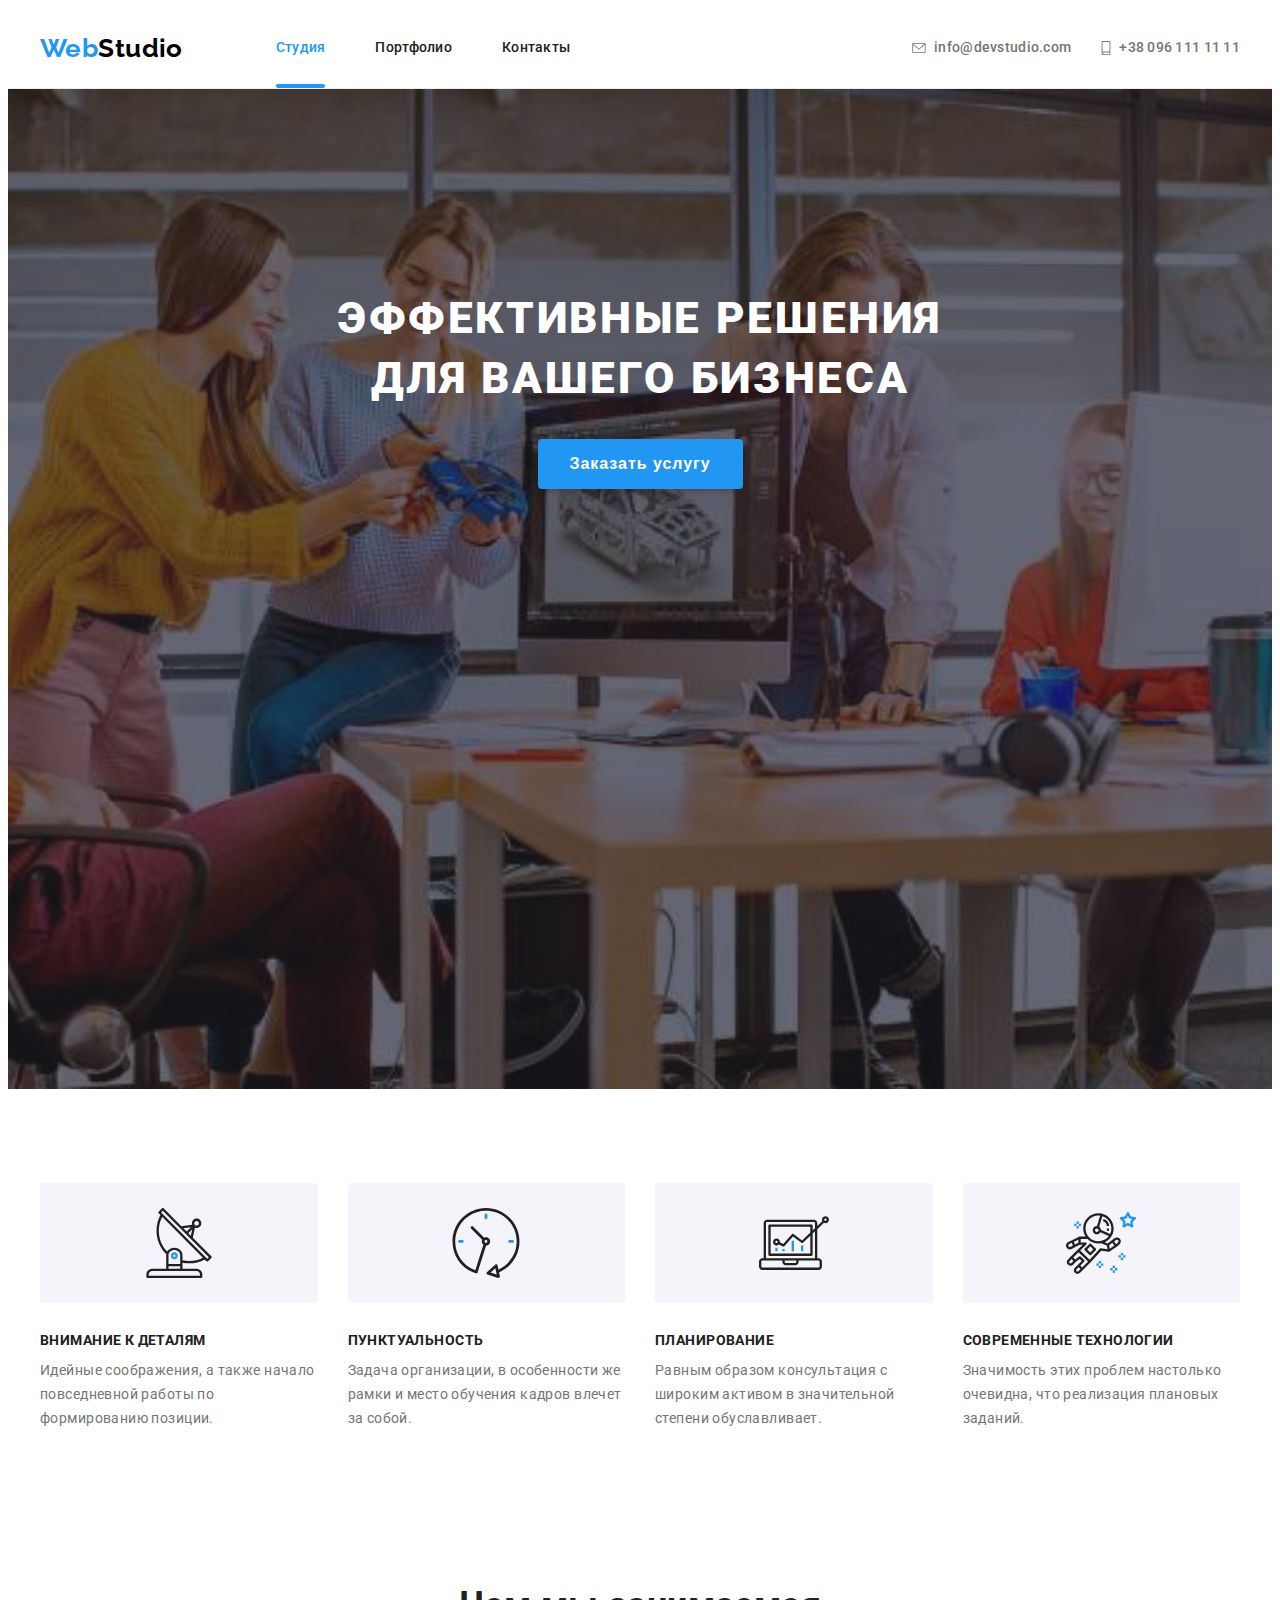
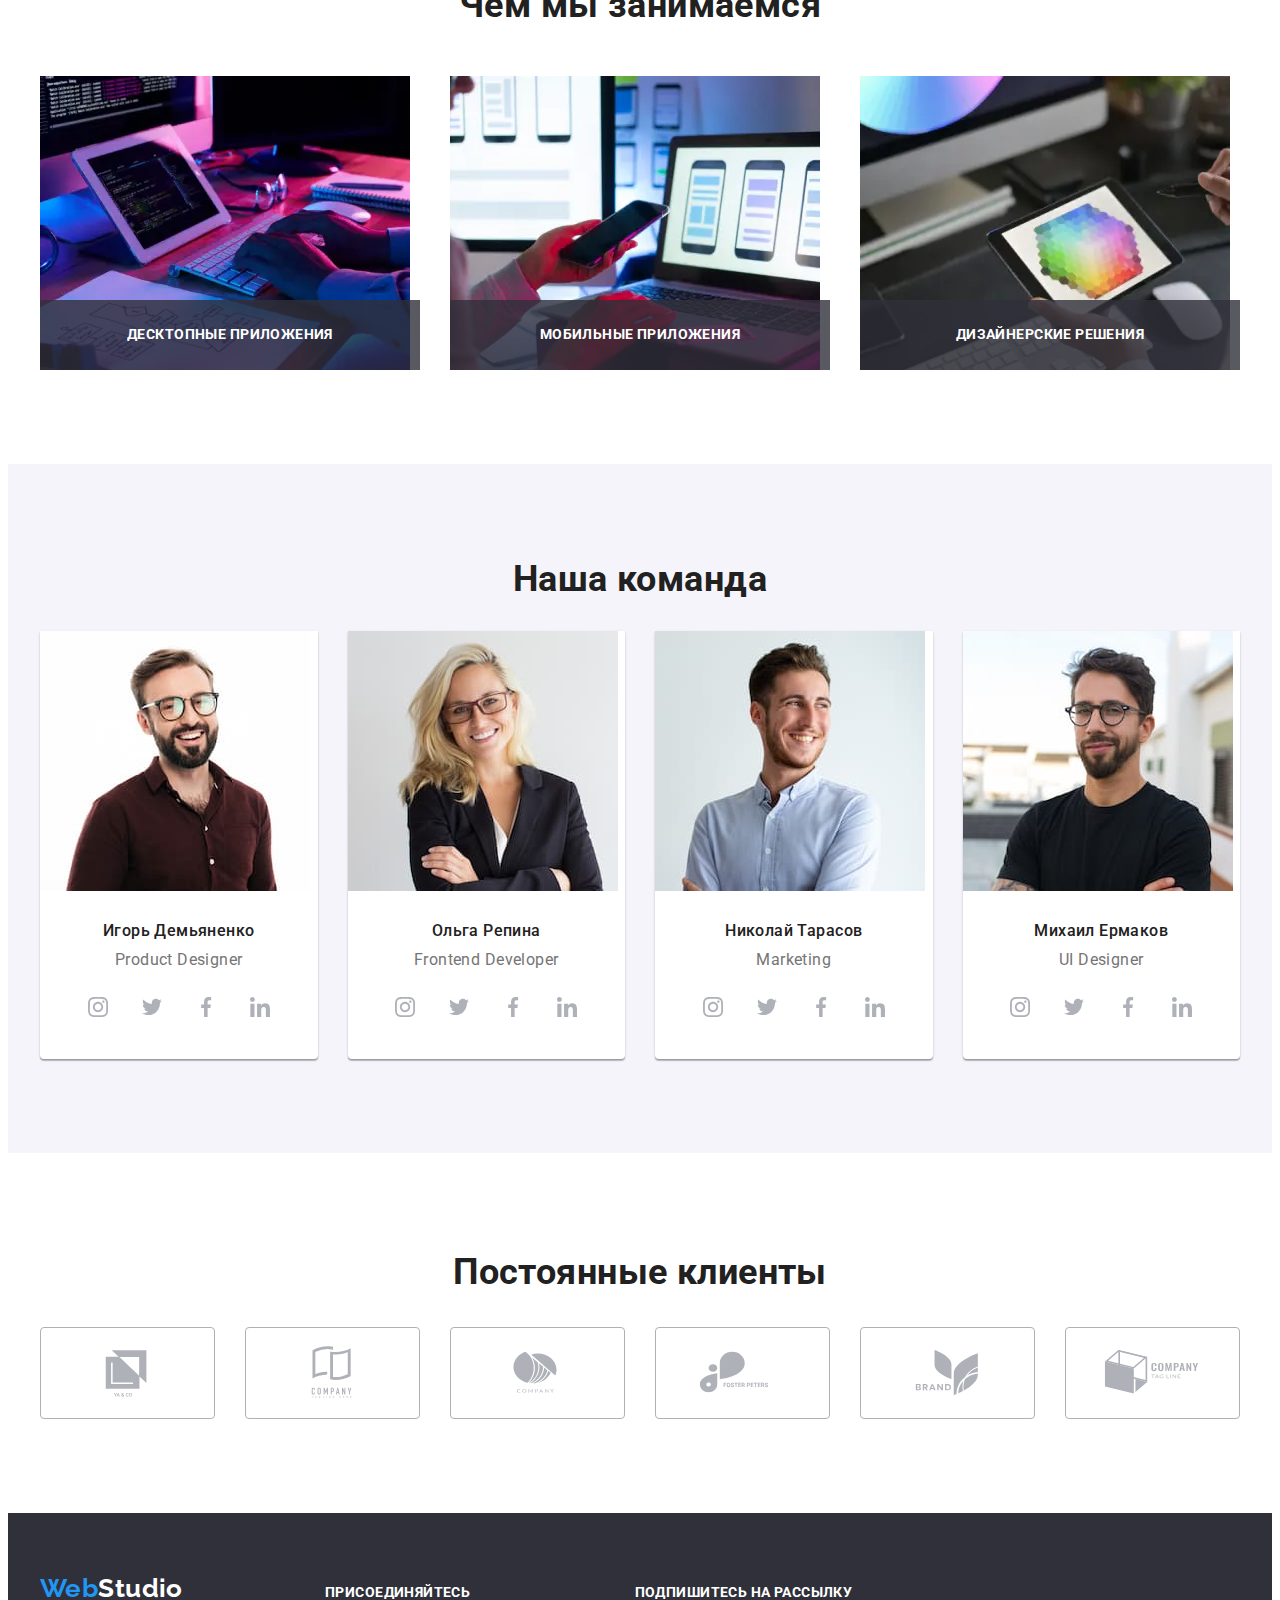
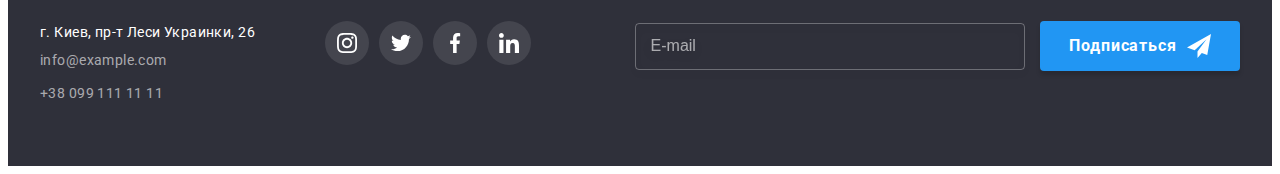
<file: index.html>
<!DOCTYPE html>
<html lang="ru">

<head>

<meta charset="UTF-8">
<meta http-equiv="X-UA-Compatible" content="IE=edge">
<meta name="viewport" content="width=device-width, initial-scale=1.0">
<title>WebStudio</title>

<link rel="stylesheet" href="https://cdnjs.cloudflare.com/ajax/libs/animate.css/4.1.1/animate.min.css" />
<link rel="preconnect" href="https://fonts.googleapis.com" />
<link rel="preconnect" href="https://fonts.gstatic.com" crossorigin />
<link href="https://fonts.googleapis.com/css2?family=Raleway:wght@700&family=Roboto:wght@400;500;700;900&display=swap" rel="stylesheet" />
<link rel="stylesheet" href="https://cdnjs.cloudflare.com/ajax/libs/modern-normalize/1.1.0/modern-normalize.min.css" 
integrity="sha512-wpPYUAdjBVSE4KJnH1VR1HeZfpl1ub8YT/NKx4PuQ5NmX2tKuGu6U/JRp5y+Y8XG2tV+wKQpNHVUX03MfMFn9Q=="
crossorigin="anonymous" referrerpolicy="no-referrer" />

<link rel="stylesheet" href="./css/main.min.css" />

</head>
<body>

<header class="header">
        <div class="container header__align">  

<!-- Logo header -->
                
        <nav class="navigation">
                

        <a class="logo link" lang="en" href=""><span>Web</span>Studio</a>

        <ul class="nav list"> 
        <li class="nav__item">
        <a class="nav__link nav__link--current" href="./index.html">Студия</a>
        </li>
        <li class="nav__item">
        <a class="nav__link" href="./portfolio.html">Портфолио</a></li>
        <li class="nav__item">
        <a class="nav__link" href="">Контакты</a>
        </li> 
        </ul>
        </nav>

        <ul class="contacts list"> 

        <li class="contacts__item">  
        <a class="contacts__link link" href="mailto:info@devstudio.com">
        <svg class="contacts__icon" width="14" height="10">
        <use href="./images/sprite.svg#icon-envelope"></use>
        </svg>
        info@devstudio.com</a>
        </li>  

        <li class="contacts__item">
        <a class="contacts__link link" href="tel:+380961111111">
        <svg class="contacts__icon" width="10" height="14">
        <use href="./images/sprite.svg#icon-smartphone"></use>
        </svg>
        +38 096 111 11 11</a>
        </li>
        </ul>

        <button type="button" class="menu-open">
        <svg width="24" height="16">
        <use href="./images/sprite.svg#icon-menu_btnpx"></use>
        </svg>
        </button>
        </div>


        <!-- Меню Бургер -->

        <div class="menu-mob is-hidden">
        <div class="menu-mob-container">
        <button type="button" class="menu-close">
        <svg width="18" height="18">
        <use href="./images/sprite.svg#icon-btn-close"></use>
        </svg>
        </button>

        <ul class="menu-mob-list list">
        <li class="menu-mob-item">
        <a href="./index.html" class="menu-mob-link">Студия</a>
        </li>
        <li class="menu-mob-item">
        <a href="./portfolio.html" class="menu-mob-link">Портфолио</a>
        </li>
        <li class="menu-mob-item">
        <a href="" class="menu-mob-link">Контакты</a>
        </li>
        </ul>

        <div class="mob-menu-bottom">
        <ul class="menu-contacts-list list">
        <li class="menu-contacts-item">
        <a href="" class="menu-contacts-link menu-contacts-tel-link">+38 096 111 11 11</a>
        </li>
        <li class="menu-contacts-item">
        <a href="" class="menu-contacts-link">info@devstudio.com</a>
        </li>
        </ul>
        <ul class="menu-social-list list">
        <li class="menu-social-item">
        <a href="" class="menu-social-link">Instagram</a>
        </li>
        <li class="menu-social-item">
        <a href="" class="menu-social-link">Twitter</a>
        </li>
        <li class="menu-social-item">
        <a href="" class="menu-social-link">Facebook</a>
        </li>
        <li class="menu-social-item">
        <a href="" class="menu-social-link">LinkedIn</a>
        </li>
        </div>
        </ul>
        </div>
        </div>
        </header>

<main>
<section class="hero"> 

        <div class="hero__box">
        <h1 class="hero__title">ЭФФЕКТИВНЫЕ РЕШЕНИЯ<br>ДЛЯ ВАШЕГО БИЗНЕСА</h1>
        <button class="hero__button" type="button" data-modal-open>Заказать услугу</button>
        </div>

</section>

<section class="benefits">

        <div class="container">
        <ul class="benefits__list list"> 
        <li class="benefits__item">
        <div class="benefits__feature"> 
        <svg class="benefits__feature-icon">
        <use href="./images/sprite.svg#icon-antenna-1"></use>
        </svg>
        </div>

        <h3 class="benefits__heading">Внимание к деталям</h3>
        <p class="text">Идейные соображения, а также начало повседневной работы по формированию позиции.</p>
        </li>

        <li class="benefits__item" >
        <div class="benefits__feature">
        <svg class="benefits__feature-icon">
        <use href="./images/sprite.svg#icon-clock-1"></use>
        </svg>
        </div>
        <h3 class="benefits__heading">Пунктуальность</h3>
        <p class="text">Задача организации, в особенности же рамки и место обучения кадров влечет за собой.</p>
        </li>

        <li class="benefits__item">
        <div class="benefits__feature">
        <svg class="benefits__feature-icon">
        <use href="./images/sprite.svg#icon-diagram-1"></use>
        </svg>
        </div>
        <h3 class="benefits__heading">Планирование</h3>
        <p class="text">Равным образом консультация с широким активом в значительной степени обуславливает.</p>
        </li>

        <li class="benefits__item">
        <div class="benefits__feature">
        <svg class="benefits__feature-icon">
        <use href="./images/sprite.svg#icon-astronaut-1"></use>
        </svg>
        </div>
        <h3 class="benefits__heading">Современные технологии</h3>
        <p class="text">Значимость этих проблем настолько очевидна, что реализация плановых заданий.</p>
        </li>
        </ul>
        </div>

</section> 

<section class="work">
        <div class="container"> 

        <h2 class="work__title">Чем мы занимаемся</h2>

        <ul class="work__list list">

        <li class="work__item">
        <div class="work__img">
        <picture>
        <source srcset="./images/desktop/box.webp 1x, ./images/desktop/box@2x.webp 2x"
                media="(min-width:1200px)"
                type="" />
        <source srcset="./images/desktop/box1.jpg 1x, ./images/desktop/box@2x.jpg 2x"
                media="(min-width:1200px)" />
        <img src="" alt="Руки на клаве" />
        </picture>
        <h3 class="work__examples">Десктопные приложения</h3>
        </div>
        </li>

        <li class="work__item">
        <div class="work__img">
        <picture>
        <source srcset="./images/desktop/box2.webp 1x, ./images/desktop/box2@2x.webp 2x"
                media="(min-width:1200px)" type="" />
        <source srcset="./images/desktop/box2.jpg 1x, ./images/desktop/box2@2x.jpg 2x"
                media="(min-width:1200px)" />
        <img src="" alt="Телефон в руке" />
        </picture>
        <h3 class="work__examples">Мобильные приложения</h3>
        </div>
        </li>

<li class="work__item">
        <div class="work__img">
                <picture>
                        <source srcset="./images/desktop/box3.webp 1x, ./images/desktop/box3@2x.webp 2x"
                                media="(min-width:1200px)" type="" />
                        <source srcset="./images/desktop/box3.jpg 1x, ./images/desktop/box3@2x.jpg 2x"
                                media="(min-width:1200px)" />
                        <img src="" alt="Планшет" />
                </picture>
                <h3 class="work__examples">Дизайнерские решения</h3>
        </div>
</li>
        

</div> 
</ul>
</section>

<section class="team section">
        <div class="container">

        <h2 class="team__title">Наша команда</h2>

        <ul class="team__list list">
        <li class="team__item">
        <picture>
        <source srcset="./images/desktop/img.webp 1x, ./images/desktop/img@2x.webp 2x" media="(min-width:1200px)"
                type="image/web" />
        <source srcset="./images/desktop/img.jpg 1x, ./images/desktop/img@2x.jpg 2x" media="(min-width:1200px)" />
        <source srcset="./images/tablet/img.webp 1x, ./images/tablet/img@2x.webp 2x" media="(min-width:768px)"
                type="image/web" />
        <source srcset="./images/tablet/img.jpg 1x, ./images/tablet/img@2x.jpg 2x" media="(min-width:768px)" />
        <source srcset="./images/mobile/img.webp 1x, ./images/mobile/img@2x.webp 2x" media="(min-width:280px)"
                type="image/web" />
        <source srcset="./images/mobile/img.jpg 1x, ./images/mobile/img@2x.jpg 2x" media="(min-width:280px)" />
        <img src="#" alt="Игорь Демьяненко" />
        </picture>
                
        <div class="team__data">
        <h3 class="team__specialist">Игорь Демьяненко</h3>
        <p class="team__specialization" lang="en">Product Designer</p>

        <ul class="team__socials-list list">
        <li class="team__socials-item">
        <a href="" class="team__socials-link link">
        <svg class="team__socials-icon" width="20" height="20">
        <use href="./images/sprite.svg#icon-instagram-2"></use>
        </svg>
        </a>
        </li>
        
        <li class="team__socials-item">
        <a href="" class="team__socials-link link">
        <svg class="team__socials-icon" width="20" height="20">
        <use href="./images/sprite.svg#icon-twitter-1"></use>
        </svg>
        </a>
        </li>
        
        <li class="team__socials-item">
        <a href="" class="team__socials-link link">
        <svg class="team__socials-icon" width="20" height="20">
        <use href="./images/sprite.svg#icon-facebook-1"></use>
        </svg>
        </a>
        </li>

        <li class="team__socials-item">
        <a href="" class="team__socials-link link">
        <svg class="team__socials-icon" width="20" height="20">
        <use href="./images/sprite.svg#icon-linkedin-1"></use>
        </svg>
        </a>
        </li>
        </ul>
        </div>
        </li>

        <li class="team__item">
        <picture>
        <source srcset="./images/desktop/img1.webp 1x, ./images/desktop/img1@2x.webp 2x" media="(min-width:1200px)"
                type="image/web" />
        <source srcset="./images/desktop/img1.jpg 1x, ./images/desktop/img1@2x.jpg 2x" media="(min-width:1200px)" />
        <source srcset="./images/tablet/img1.webp 1x, ./images/tablet/img1@2x.webp 2x" media="(min-width:768px)"
                type="image/web" />
        <source srcset="./images/tablet/img1.jpg 1x, ./images/tablet/img1@2x.jpg 2x" media="(min-width:768px)" />
        <source srcset="./images/mobile/img1.webp 1x, ./images/mobile/img1@2x.webp 2x" media="(min-width:280px)"
                type="image/web" />
        <source srcset="./images/mobile/img1.jpg 1x, ./images/mobile/img1@2x.jpg 2x" media="(min-width:280px)" />
        <img src="#" alt="СОльга Репина" />
        </picture>
        
        <div class="team__data">
        <h3 class="team__specialist" >Ольга Репина</h3>
        <p class="team__specialization" lang="en">Frontend Developer</p>

        <ul class="team__socials-list list">
        <li class="team__socials-item">
        <a href="" class="team__socials-link link">
        <svg class="team__socials-icon" width="20" height="20">
        <use href="./images/sprite.svg#icon-instagram-2"></use>
        </svg>
        </a>
        </li>

        <li class="team__socials-item">
        <a href="" class="team__socials-link link">
        <svg class="team__socials-icon" width="20" height="20">
        <use href="./images/sprite.svg#icon-twitter-1"></use>
        </svg>
        </a>
        </li>

        <li class="team__socials-item">
        <a href="" class="team__socials-link link">
        <svg class="team__socials-icon" width="20" height="20">
        <use href="./images/sprite.svg#icon-facebook-1"></use>
        </svg>
        </a>
        </li>

        <li class="team__socials-item">
        <a href="" class="team__socials-link link">
        <svg class="team__socials-icon" width="20" height="20">
        <use href="./images/sprite.svg#icon-linkedin-1"></use>
        </svg>
        </a>
        </li>
        </ul>
        </div>
        </li>


        <li class="team__item" >
<picture>
<source srcset="./images/desktop/img2.webp 1x, ./images/desktop/img2@2x.webp 2x" media="(min-width:1200px)"
        type="image/web" />
<source srcset="./images/desktop/img2.jpg 1x, ./images/desktop/img2@2x.jpg 2x" media="(min-width:1200px)" />
<source srcset="./images/tablet/img2.webp 1x, ./images/tablet/img2@2x.webp 2x" media="(min-width:768px)"
        type="image/web" />
<source srcset="./images/tablet/img2.jpg 1x, ./images/tablet/img2@2x.jpg 2x" media="(min-width:768px)" />
<source srcset="./images/mobile/img2.webp 1x, ./images/mobile/img2@2x.webp 2x" media="(min-width:280px)"
        type="image/web" />
<source srcset="./images/mobile/img2.jpg 1x, ./images/mobile/img2@2x.jpg 2x" media="(min-width:280px)" />
<img src="#" alt="Николай Тарасов" />
</picture>

        <div class="team__data">
        <h3 class="team__specialist">Николай Тарасов</h3>
        <p class="team__specialization" lang="en">Marketing</p>

        <ul class="team__socials-list list">
        <li class="team__socials-item">
        <a href="" class="team__socials-link link">
        <svg class="team__socials-icon" width="20" height="20">
        <use href="./images/sprite.svg#icon-instagram-2"></use>
        </svg>
        </a>
        </li>
        <li class="team__socials-item">
        <a href="" class="team__socials-link link">
        <svg class="team__socials-icon" width="20" height="20">
        <use href="./images/sprite.svg#icon-twitter-1"></use>
        </svg>
        </a>    
        </li>
        <li class="team__socials-item">
        <a href="" class="team__socials-link link">
        <svg class="team__socials-icon" width="20" height="20">
        <use href="./images/sprite.svg#icon-facebook-1"></use>
        </svg>
        </a>
        </li>
        <li class="team__socials-item">
        <a href="" class="team__socials-link link">
        <svg class="team__socials-icon" width="20" height="20">
        <use href="./images/sprite.svg#icon-linkedin-1"></use>
        </svg>
        </a>
        </li>
        </ul>                                                
        </div>
        </li>

        <li class="team__item">
        <picture>
        <source srcset="./images/desktop/img3.webp 1x, ./images/desktop/img3@2x.webp 2x" media="(min-width:1200px)"
                type="image/web" />
        <source srcset="./images/desktop/img3.jpg 1x, ./images/desktop/img3@2x.jpg 2x" media="(min-width:1200px)" />
        <source srcset="./images/tablet/img3.webp 1x, ./images/tablet/img3@2x.webp 2x" media="(min-width:768px)"
                        type="image/web" />
        <source srcset="./images/tablet/img3.jpg 1x, ./images/tablet/img3@2x.jpg 2x" media="(min-width:768px)" />
        <source srcset="./images/mobile/img3.webp 1x, ./images/mobile/img3@2x.webp 2x" media="(min-width:280px)"
                type="image/web" />
        <source srcset="./images/mobile/img3.jpg 1x, ./images/mobile/img3@2x.jpg 2x" media="(min-width:280px)" />
        <img src="#" alt="Михаил Ермаков" />
        </picture>

        <div class="team__data">
        <h3 class="team__specialist">Михаил Ермаков</h3>
        <p class="team__specialization" lang="en">UI Designer</p>

        <ul class="team__socials-list list">
        <li class="team__socials-item">
        <a href="" class="team__socials-link link">
        <svg class="team__socials-icon" width="20" height="20">
        <use href="./images/sprite.svg#icon-instagram-2"></use>
        </svg>
        </a>
        </li>
        <li class="team__socials-item">
        <a href="" class="team__socials-link link">
        <svg class="team__socials-icon" width="20" height="20">
        <use href="./images/sprite.svg#icon-twitter-1"></use>
        </svg>
        </a>
        </li>
        <li class="team__socials-item">
        <a href="" class="team__socials-link link">
        <svg class="team__socials-icon" width="20" height="20">
        <use href="./images/sprite.svg#icon-facebook-1"></use>
        </svg>
        </a>
        </li>
        <li class="team__socials-item">
        <a href="" class="team__socials-link link">
        <svg class="team__socials-icon" width="20" height="20">
        <use href="./images/sprite.svg#icon-linkedin-1"></use>
        </svg>
        </a>
        </li>
        </ul>       
        </div>
        </li>
        </ul>
        </div>
</section>
</main>

<section class="clients section "> 
        <div class="container">
        
        <h2 class="clients__title">Постоянные клиенты</h2>
        
        <ul class="clients__list list">
        
        <li class="clients__item">

        <a href="" class="clients__link">
        <svg class="clients__icon" width="41" height="46">
        <use href="./images/sprite.svg#icon-Logo"></use>
        </svg>
        </a>                      
        </li>
        
        <li class="clients__item">
        <a href="" class="clients__link">
        <svg class="clients__icon">
        <use href="./images/sprite.svg#icon-Logo-1"></use>
        </svg>
        </a>
        </li>
        
        <li class="clients__item">
        <a href="" class="clients__link">
        <svg class="clients__icon">
        <use href="./images/sprite.svg#icon-Logo-2"></use>
        </svg>
        </a>
        </li>
        
        <li class="clients__item">
        <a href="" class="clients__link">
        <svg class="clients__icon">
        <use href="./images/sprite.svg#icon-Logo-3"></use>
        </svg>
        </a>
        </li>
        
        <li class="clients__item">
        <a href="" class="clients__link">
        <svg class="clients__icon">
        <use href="./images/sprite.svg#icon-Logo-4"></use>
        </svg>
        </a>
        </li>
        
        <li class="clients__item">
        <a href="" class="clients__link">
        <svg class="clients__icon">
        <use href="./images/sprite.svg#icon-Logo-5"></use>
        </svg>
        </a>
        </li>
        </ul>
        </div>
        </section>




<!-- Ф У Т Е Р --> 

<footer class="footer">
        <div class="footer-container container"> 
        <div class="footer-main-wrapper">
        <div class="footer__address">
        <a class="footer-logo link" lang="en" href=""><span>Web</span>Studio</a>

        <address class="footer__address-list list">

        <ul class="list"> 
        <li class="footer__address-item">
        <a class="footer__link-address link" 
        href="https://goo.gl/maps/x3xQL9jyj8nePAZVA" 
        target="_blank" rel="noopener noreferrer">г. Киев, пр-т Леси Украинки, 26</a>
        </li> 
        <li class="footer__address-item"><a class="footer__link link" href="mailto:info@example.com">info@example.com</a></li>
        <li class="footer__address-item">
        <a class="footer__link link" 
        href="tel:+380991111111">+38 099 111 11 11</a>
        </li>
        </ul>

        </address>
        </div>  

        <div class="footer__social"> 

        <p class="footer__social-title">ПРИСОЕДИНЯЙТЕСЬ</p> 

        <ul class="footer__social-list list">

        <li class="footer__social-item">
        <a href="" class="footer__social-link">
        <svg class="footer__icon">
        <use href="./images/sprite.svg#icon-instagram-2"></use>
        </svg>
        </a>
        </li>

        <li class="footer__social-item">
        <a href="" class="footer__social-link">
        <svg class="footer__icon">
        <use href="./images/sprite.svg#icon-twitter-1"></use>
        </svg>
        </a>
        </li>

        <li class="footer__social-item">
        <a href="" class="footer__social-link">
        <svg class="footer__icon">
        <use href="./images/sprite.svg#icon-facebook-1"></use>
        </svg>
        </a>
        </li>

        <li class="footer__social-item">
        <a href="" class="footer__social-link">
        <svg class="footer__icon">
        <use href="./images/sprite.svg#icon-linkedin-1"> </use>
        </svg>
        </a>
        </li>

        </ul>
        </div>
        </div>
        
        <div class="subscribe">
        
        <label class="subscribe__label" for="name">Подпишитесь на рассылку</label>
        <form class="subscribe__form">
        
        <input class="subscribe__input" type="email" name="email" id="name" placeholder="E-mail" />
        
        <button class="subscribe__submit" type="submit">Подписаться
        <svg class="subscribe__icon" width="24" height="24">
        <use href="./images/sprite.svg#icon-icon-send"></use>
        </svg>
        </button>
        </form>
        </div>
        </div>
        
</footer>


<!-- М О Д А Л К А -->

<div class="backdrop is-hidden" data-modal>
<div class="modal">
<button class="btn-close" type="button" data-modal-close>
<svg class="btn-close__icon" width="11" height="11">
<use href="./images/sprite.svg#icon-btn-close"></use>
</svg>
</button>

<form class="modal-form">
<p class="modal-form__title">Оставьте свои данные, мы вам перезвоним</p>

<label class="modal-form__label">Имя
<span class="modal-form__wrap">
<input class="modal-form__input" type="text" name="username" minlength="3" required />
<svg class="modal-form__icon" width="13" height="13">
<use href="./images/sprite.svg#icon-user"></use>
</svg>
</span>
</label>

<label class="modal-form__label">Телефон
<span class="modal-form__wrap">
<input class="modal-form__input" type="tel" name="userphone" required />
<svg class="modal-form__icon" width="13" height="13">
<use href="./images/sprite.svg#icon-tell"></use>
</svg>
</span>
</label>

<label class="modal-form__label">Почта
<span class="modal-form__wrap">
<input class="modal-form__input" type="email" name="usermail" required />
<svg class="modal-form__icon" width="13" height="13">
<use href="./images/sprite.svg#icon-mail"></use>
</svg>
</span>
</label>

<label class="form-label-text">Комментарий
<textarea class="form-about" name="about" placeholder="Введите текст"></textarea>
</label>

<label class="form-checkbox">
<input type="checkbox" class="form-checkbox-input visually-hidden" name="user-policy" required />
<span class="checkbox-custom-icon">
</span>
<span class="confirm">Соглашаюсь с рассылкой и принимаю
<a class="modal-form-policy-link" href="">Условия договора</a></span>
</label>
<button class="form-button" type="submit">Отправить</button>
</form>
</div>
</div>

<!-- С К Р И П Т -->
<script src="./js/menu.js"></script>
<script src="./js/modal.js"></script> 

</body>
</html>
</file>
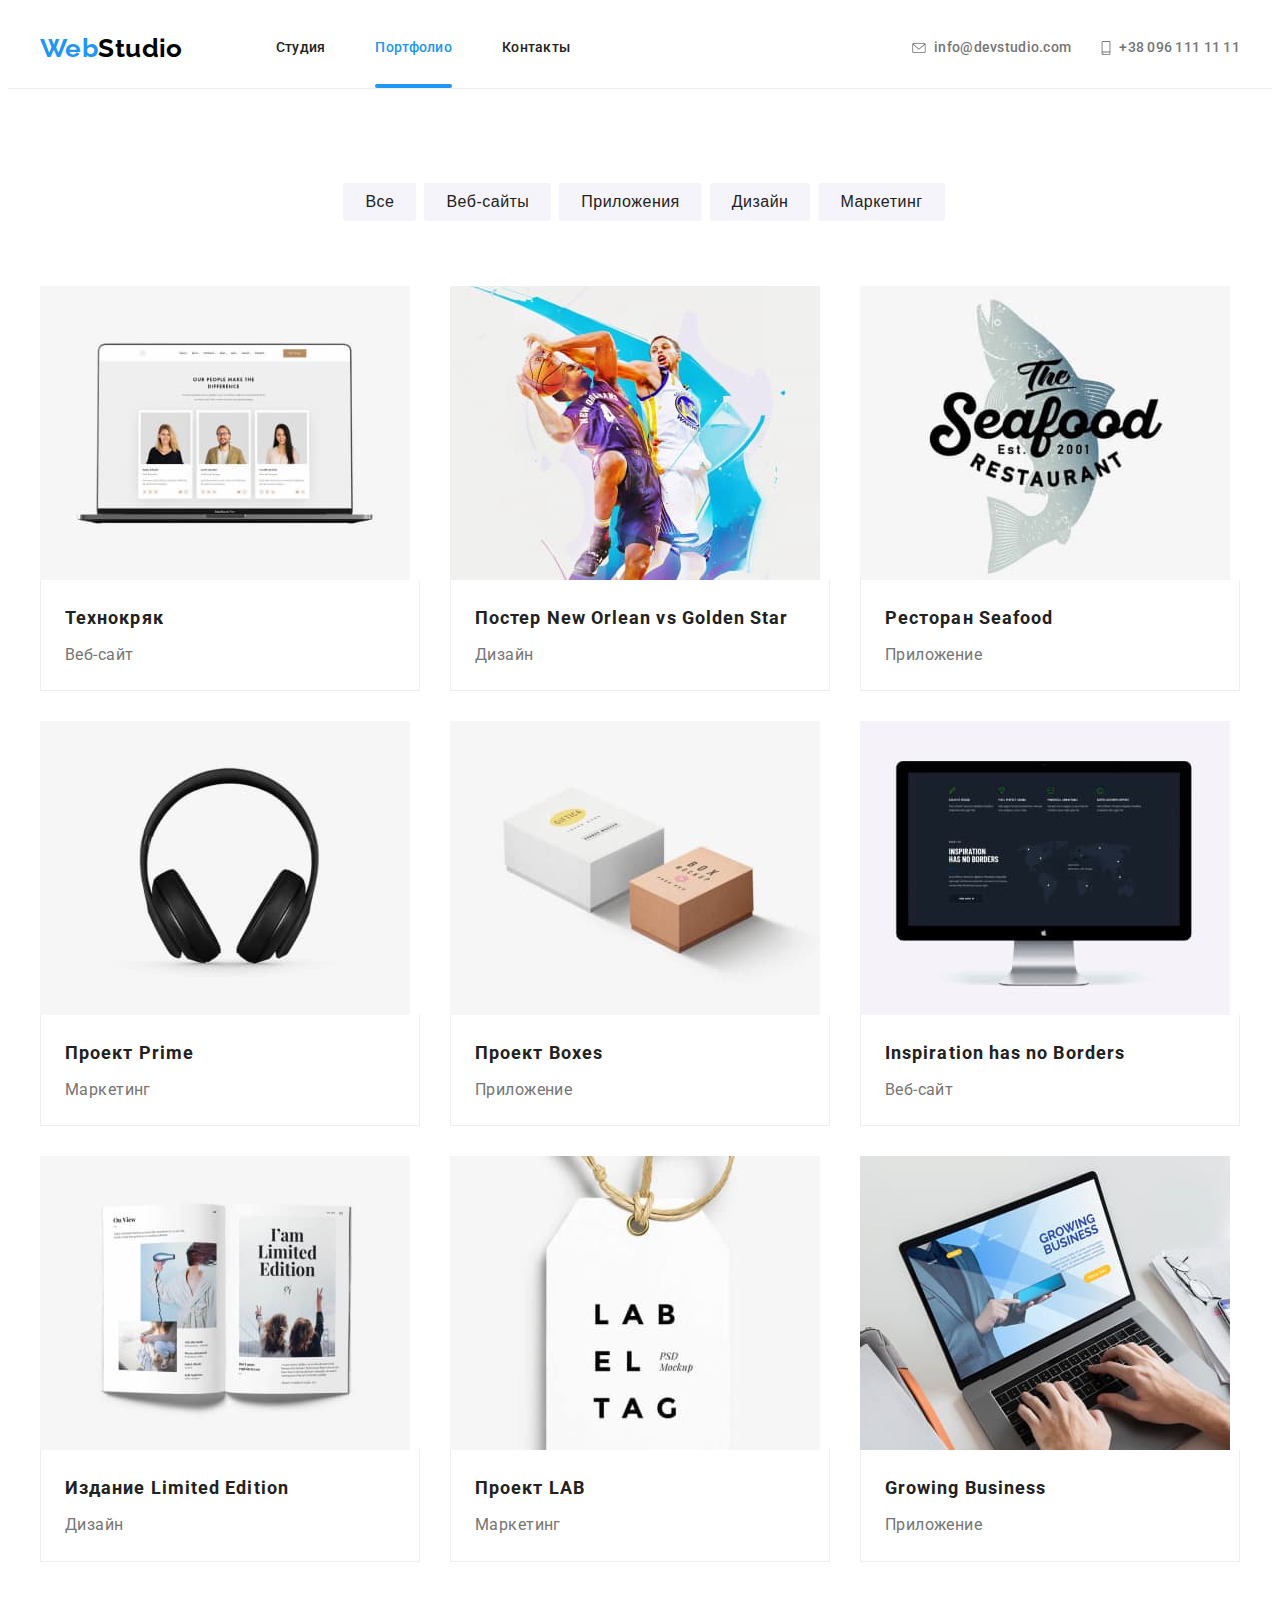
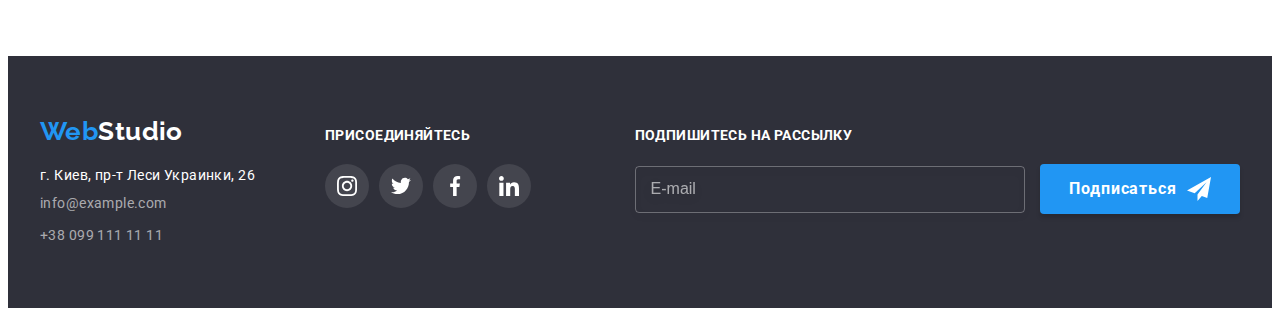
<file: portfolio.html>
<!DOCTYPE html>
<html lang="ru">

<head>

<meta charset="UTF-8">
<meta http-equiv="X-UA-Compatible" content="IE=edge">
<meta name="viewport" content="width=device-width, initial-scale=1.0">
<title>Portfolio</title>

<link rel="stylesheet" href="https://cdnjs.cloudflare.com/ajax/libs/animate.css/4.1.1/animate.min.css" />
<link rel="preconnect" href="https://fonts.googleapis.com" />
<link rel="preconnect" href="https://fonts.gstatic.com" crossorigin />
<link href="https://fonts.googleapis.com/css2?family=Raleway:wght@700&family=Roboto:wght@400;500;700;900&display=swap" rel="stylesheet" />
<link rel="stylesheet" href="https://cdnjs.cloudflare.com/ajax/libs/modern-normalize/1.1.0/modern-normalize.min.css"
integrity="sha512-wpPYUAdjBVSE4KJnH1VR1HeZfpl1ub8YT/NKx4PuQ5NmX2tKuGu6U/JRp5y+Y8XG2tV+wKQpNHVUX03MfMFn9Q=="
crossorigin="anonymous" referrerpolicy="no-referrer" />

<link rel="stylesheet" href="./css/main.min.css" />

</head>
<body>
<header class="header">
        <div class="container header__align">  

<!-- Logo header -->
                
        <nav class="navigation">
                

        <a class="logo link" lang="en" href=""><span>Web</span>Studio</a>

        <ul class="nav list"> 
        <li class="nav__item">
        <a class="nav__link" href="./index.html">Студия</a>
        </li>
        <li class="nav__item">
        <a class="nav__link nav__link--current" href="./portfolio.html">Портфолио</a></li>
        <li class="nav__item">
        <a class="nav__link" href="">Контакты</a>
        </li> 
        </ul>
        </nav>

        <ul class="contacts list"> 

        <li class="contacts__item">  
        <a class="contacts__link link" href="mailto:info@devstudio.com">
        <svg class="contacts__icon" width="14" height="10">
        <use href="./images/sprite.svg#icon-envelope"></use>
        </svg>
        info@devstudio.com</a>
        </li>  

        <li class="contacts__item">
        <a class="contacts__link link" href="tel:+380961111111">
        <svg class="contacts__icon" width="10" height="14">
        <use href="./images/sprite.svg#icon-smartphone"></use>
        </svg>
        +38 096 111 11 11</a>
        </li>
        </ul>

        <button type="button" class="menu-open">
        <svg width="24" height="16">
        <use href="./images/sprite.svg#icon-menu_btnpx"></use>
        </svg>
        </button>
        
        </div>


        <!-- Меню Бургер -->

        <div class="menu-mob is-hidden">
        <div class="menu-mob-container">
        <button type="button" class="menu-close">
        <svg width="18" height="18">
        <use href="./images/sprite.svg#icon-btn-close"></use>
        </svg>
        </button>

        <ul class="menu-mob-list list">
        <li class="menu-mob-item">
        <a href="./index.html" class="menu-mob-link">Студия</a>
        </li>
        <li class="menu-mob-item">
        <a href="./portfolio.html" class="menu-mob-link">Портфолио</a>
        </li>
        <li class="menu-mob-item">
        <a href="" class="menu-mob-link">Контакты</a>
        </li>
        </ul>

        <div class="mob-menu-bottom">
        <ul class="menu-contacts-list list">
        <li class="menu-contacts-item">
        <a href="" class="menu-contacts-link menu-contacts-tel-link">+38 096 111 11 11</a>
        </li>
        <li class="menu-contacts-item">
        <a href="" class="menu-contacts-link">info@devstudio.com</a>
        </li>
        </ul>
        <ul class="menu-social-list list">
        <li class="menu-social-item">
        <a href="" class="menu-social-link">Instagram</a>
        </li>
        <li class="menu-social-item">
        <a href="" class="menu-social-link">Twitter</a>
        </li>
        <li class="menu-social-item">
        <a href="" class="menu-social-link">Facebook</a>
        </li>
        <li class="menu-social-item">
        <a href="" class="menu-social-link">LinkedIn</a>
        </li>
        </div>
        </ul>
        </div>
        </div>
        </header>


<!--Фильтр, навигация сайта-->

<main>
<section class="main-portfolio"> 
        <div class="container">

        <ul class="button-portfolio list"> 

        <li class="button-portfolio__indention">
        <button class="button-portfolio__btn" type="">Все</button></li>
        <li class="button-portfolio__indention">
        <button class="button-portfolio__btn" type="">Веб-сайты</button></li>
        <li class="button-portfolio__indention">
        <button class="button-portfolio__btn" type="">Приложения</button></li>
        <li class="button-portfolio__indention">
        <button class="button-portfolio__btn" type="">Дизайн</button></li>
        <li class="button-portfolio__indention">
        <button class="button-portfolio__btn" type="">Маркетинг</button></li>
        </ul>


        <ul class="projects list"> 

        <li class="projects__item">
        <a href="" class="projects__item-link link">
        <div class="projects__thumb">
                <picture>
                        <source srcset="
                                        ./images/desktop/portfolio1.webp    1x,
                                        ./images/desktop/portfolio1@2x.webp 2x
                                      " media="(min-width:1200px)" type="image/web" />
                        <source srcset="
                                        ./images/desktop/portfolio1.jpg    1x,
                                        ./images/desktop/portfolio1@2x.jpg 2x
                                      " media="(min-width:1200px)" />
                        <source srcset="
                                        ./images/tablet/portfolio1.webp    1x,
                                        ./images/tablet/portfolio1@2x.webp 2x
                                      " media="(min-width:768px)" type="image/web" />
                        <source srcset="
                                        ./images/tablet/portfolio1.jpg    1x,
                                        ./images/tablet/portfolio1@2x.jpg 2x
                                      " media="(min-width:768px)" />
                        <source srcset="
                                        ./images/mobile/portfolio1.webp 1x,
                                        ./images/mobile/portfolio1.webp 2x
                                      " media="(min-width:280px)" type="image/web" />
                        <source srcset="
                                        ./images/mobile/portfolio1.jpg    1x,
                                        ./images/mobile/portfolio1@2x.jpg 2x
                                      " media="(min-width:280px)" />
                        <img src="#" alt="Ноутбук" />
                </picture>
        
        <p class="projects__thumb-text">
        Технокряк это современная площадка распространения коронавируса. Компании
        используют эту платформу для цифрового шпионажа и атак на защищённые сервера
        конкурентов.
        </p>
        </div>

        
        <div class="projects__card-content">
        <h2 class="projects__heading">Технокряк</h2> 
        <p class="projects__direction">Веб-сайт</p> 
        </div>
        </a>
        </li>

        <li class="projects__item">
        <a href="" class="projects__item-link link">
        <div class="projects__thumb">
                <picture>
                        <source srcset="
                                        ./images/desktop/portfolio2.webp    1x,
                                        ./images/desktop/portfolio2@2x.webp 2x
                                      " media="(min-width:1200px)" type="image/web" />
                        <source srcset="
                                        ./images/desktop/portfolio2.jpg    1x,
                                        ./images/desktop/portfolio2@2x.jpg 2x
                                      " media="(min-width:1200px)" />
                        <source srcset="
                                        ./images/tablet/portfolio2.webp    1x,
                                        ./images/tablet/portfolio2@2x.webp 2x
                                      " media="(min-width:768px)" type="image/web" />
                        <source srcset="
                                        ./images/tablet/portfolio2.jpg    1x,
                                        ./images/tablet/portfolio2@2x.jpg 2x
                                      " media="(min-width:768px)" />
                        <source srcset="
                                        ./images/mobile/portfolio2.webp 1x,
                                        ./images/mobile/portfolio2.webp 2x
                                      " media="(min-width:280px)" type="image/web" />
                        <source srcset="
                                        ./images/mobile/portfolio2.jpg    1x,
                                        ./images/mobile/portfolio2@2x.jpg 2x
                                      " media="(min-width:280px)" />
                        <img src="#" alt="Баскетболисты" />
                </picture>
        
        <p class="projects__thumb-text">
        Технокряк это современная площадка распространения коронавируса. Компании
        используют эту платформу для цифрового шпионажа и атак на защищённые сервера
        конкурентов.
        </p>
        </div>
        
        <div class="projects__card-content">
        <h2 class="projects__heading">Постер <span lang="en">New Orlean vs Golden Star</span></h2>
        <p class="projects__direction">Дизайн</p> 
        </div>
        </a>
        </li>

        <li class="projects__item">
        <a href="" class="projects__item-link link">
        <div class="projects__thumb">
                <picture>
                        <source srcset="
                                        ./images/desktop/portfolio3.webp    1x,
                                        ./images/desktop/portfolio3@2x.webp 2x
                                      " media="(min-width:1200px)" type="image/web" />
                        <source srcset="
                                        ./images/desktop/portfolio3.jpg    1x,
                                        ./images/desktop/portfolio3@2x.jpg 2x
                                      " media="(min-width:1200px)" />
                        <source srcset="
                                        ./images/tablet/portfolio3.webp    1x,
                                        ./images/tablet/portfolio3@2x.webp 2x
                                      " media="(min-width:768px)" type="image/web" />
                        <source srcset="
                                        ./images/tablet/portfolio3.jpg    1x,
                                        ./images/tablet/portfolio3@2x.jpg 2x
                                      " media="(min-width:768px)" />
                        <source srcset="
                                        ./images/mobile/portfolio3.webp 1x,
                                        ./images/mobile/portfolio3.webp 2x
                                      " media="(min-width:280px)" type="image/web" />
                        <source srcset="
                                        ./images/mobile/portfolio3.jpg    1x,
                                        ./images/mobile/portfolio3@2x.jpg 2x
                                      " media="(min-width:280px)" />
                        <img src="#" alt="Ресторан Дары Моря" />
                </picture>
        
        <p class="projects__thumb-text">
        Технокряк это современная площадка распространения коронавируса. Компании
        используют эту платформу для цифрового шпионажа и атак на защищённые сервера
        конкурентов.
        </p>
        </div>

        <div class="projects__card-content">
        <h2 class="projects__heading" >Ресторан <span lang="en">Seafood</span></h2>
        <p class="projects__direction">Приложение</p>
        </div>
        </a>
        </li>

        <li class="projects__item">
        <a href="" class="projects__item-link link">
        <div class="projects__thumb">
                <picture>
                        <source srcset="
                                        ./images/desktop/portfolio4.webp    1x,
                                        ./images/desktop/portfolio4@2x.webp 2x
                                      " media="(min-width:1200px)" type="image/web" />
                        <source srcset="
                                        ./images/desktop/portfolio4.jpg    1x,
                                        ./images/desktop/portfolio4@2x.jpg 2x
                                      " media="(min-width:1200px)" />
                        <source srcset="
                                        ./images/tablet/portfolio4.webp    1x,
                                        ./images/tablet/portfolio4@2x.webp 2x
                                      " media="(min-width:768px)" type="image/web" />
                        <source srcset="
                                        ./images/tablet/portfolio4.jpg    1x,
                                        ./images/tablet/portfolio4@2x.jpg 2x
                                      " media="(min-width:768px)" />
                        <source srcset="
                                        ./images/mobile/portfolio4.webp 1x,
                                        ./images/mobile/portfolio4.webp 2x
                                      " media="(min-width:280px)" type="image/web" />
                        <source srcset="
                                        ./images/mobile/portfolio4.jpg    1x,
                                        ./images/mobile/portfolio4@2x.jpg 2x
                                      " media="(min-width:280px)" />
                        <img src="#" alt="Наушники" />
                </picture>
        
        <p class="projects__thumb-text">
        Технокряк это современная площадка распространения коронавируса. Компании
        используют эту платформу для цифрового шпионажа и атак на защищённые сервера
        конкурентов.
        </p>
        </div>

        <div class="projects__card-content">
        <h2 class="projects__heading" >Проект <span lang="en">Prime</span></h2>
        <p class="projects__direction">Маркетинг</p>
        </div>
        </a>
        </li>

        <li class="projects__item">
        <a href="" class="projects__item-link link">
        <div class="projects__thumb">
                <picture>
                        <source srcset="
                                        ./images/desktop/portfolio5.webp    1x,
                                        ./images/desktop/portfolio5@2x.webp 2x
                                      " media="(min-width:1200px)" type="image/web" />
                        <source srcset="
                                        ./images/desktop/portfolio5.jpg    1x,
                                        ./images/desktop/portfolio5@2x.jpg 2x
                                      " media="(min-width:1200px)" />
                        <source srcset="
                                        ./images/tablet/portfolio5.webp    1x,
                                        ./images/tablet/portfolio5@2x.webp 2x
                                      " media="(min-width:768px)" type="image/web" />
                        <source srcset="
                                        ./images/tablet/portfolio5.jpg    1x,
                                        ./images/tablet/portfolio5@2x.jpg 2x
                                      " media="(min-width:768px)" />
                        <source srcset="
                                        ./images/mobile/portfolio5.webp 1x,
                                        ./images/mobile/portfolio5.webp 2x
                                      " media="(min-width:280px)" type="image/web" />
                        <source srcset="
                                        ./images/mobile/portfolio5.jpg    1x,
                                        ./images/mobile/portfolio5@2x.jpg 2x
                                      " media="(min-width:280px)" />
                        <img src="#" alt="Коробочки" />
                </picture>
        
        <p class="projects__thumb-text">
        Технокряк это современная площадка распространения коронавируса. Компании
        используют эту платформу для цифрового шпионажа и атак на защищённые сервера
        конкурентов.
        </p>
        </div>

        <div class="projects__card-content">
        <h2 class="projects__heading" >Проект <span lang="en">Boxes</span></h2>
        <p class="projects__direction">Приложение</p>
        </div>
        </a>
        </li>

        <li class="projects__item">
        <a href="" class="projects__item-link link">
        <div class="projects__thumb">
                <picture>
                        <source srcset="
                                        ./images/desktop/portfolio6.webp    1x,
                                        ./images/desktop/portfolio6@2x.webp 2x
                                      " media="(min-width:1200px)" type="image/web" />
                        <source srcset="
                                        ./images/desktop/portfolio6.jpg    1x,
                                        ./images/desktop/portfolio6@2x.jpg 2x
                                      " media="(min-width:1200px)" />
                        <source srcset="
                                        ./images/tablet/portfolio6.webp    1x,
                                        ./images/tablet/portfolio6@2x.webp 2x
                                      " media="(min-width:768px)" type="image/web" />
                        <source srcset="
                                        ./images/tablet/portfolio6.jpg    1x,
                                        ./images/tablet/portfolio6@2x.jpg 2x
                                      " media="(min-width:768px)" />
                        <source srcset="
                                        ./images/mobile/portfolio6.webp 1x,
                                        ./images/mobile/portfolio6.webp 2x
                                      " media="(min-width:280px)" type="image/web" />
                        <source srcset="
                                        ./images/mobile/portfolio6.jpg    1x,
                                        ./images/mobile/portfolio6@2x.jpg 2x
                                      " media="(min-width:280px)" />
                        <img src="#" alt="Монитор" />
                </picture>
       
        <p class="projects__thumb-text">
        Технокряк это современная площадка распространения коронавируса. Компании
        используют эту платформу для цифрового шпионажа и атак на защищённые сервера
        конкурентов.
        </p>
        </div>

        <div class="projects__card-content">
        <h2 class="projects__heading" lang="en">Inspiration has no Borders</h2>
        <p class="projects__direction">Веб-сайт</p>
        </div>
        </a>
        </li>

        <li class="projects__item">
        <a href="" class="projects__item-link link">
        <div class="projects__thumb">
                <picture>
                        <source srcset="
                                        ./images/desktop/portfolio7.webp    1x,
                                        ./images/desktop/portfolio7@2x.webp 2x
                                      " media="(min-width:1200px)" type="image/web" />
                        <source srcset="
                                        ./images/desktop/portfolio7.jpg    1x,
                                        ./images/desktop/portfolio7@2x.jpg 2x
                                      " media="(min-width:1200px)" />
                        <source srcset="
                                        ./images/tablet/portfolio7.webp    1x,
                                        ./images/tablet/portfolio7@2x.webp 2x
                                      " media="(min-width:768px)" type="image/web" />
                        <source srcset="
                                        ./images/tablet/portfolio7.jpg    1x,
                                        ./images/tablet/portfolio7@2x.jpg 2x
                                      " media="(min-width:768px)" />
                        <source srcset="
                                        ./images/mobile/portfolio7.webp 1x,
                                        ./images/mobile/portfolio7.webp 2x
                                      " media="(min-width:280px)" type="image/web" />
                        <source srcset="
                                        ./images/mobile/portfolio7.jpg    1x,
                                        ./images/mobile/portfolio7@2x.jpg 2x
                                      " media="(min-width:280px)" />
                        <img src="#" alt="Журнал" />
                </picture>
        
        <p class="projects__thumb-text">
        Технокряк это современная площадка распространения коронавируса. Компании
        используют эту платформу для цифрового шпионажа и атак на защищённые сервера
        конкурентов.
        </p>
        </div>

        <div class="projects__card-content">
        <h2 class="projects__heading" >Издание <span lang="en">Limited Edition</span></h2>
        <p class="projects__direction">Дизайн</p>
        </div>
        </a>
        </li>

        <li class="projects__item">
        <a href="" class="projects__item-link link">
        <div class="projects__thumb">
                <picture>
                        <source srcset="
                                        ./images/desktop/portfolio8.webp    1x,
                                        ./images/desktop/portfolio8@2x.webp 2x
                                      " media="(min-width:1200px)" type="image/web" />
                        <source srcset="
                                        ./images/desktop/portfolio8.jpg    1x,
                                        ./images/desktop/portfolio8@2x.jpg 2x
                                      " media="(min-width:1200px)" />
                        <source srcset="
                                        ./images/tablet/portfolio8.webp    1x,
                                        ./images/tablet/portfolio8@2x.webp 2x
                                      " media="(min-width:768px)" type="image/web" />
                        <source srcset="
                                        ./images/tablet/portfolio8.jpg    1x,
                                        ./images/tablet/portfolio8@2x.jpg 2x
                                      " media="(min-width:768px)" />
                        <source srcset="
                                        ./images/mobile/portfolio8.webp 1x,
                                        ./images/mobile/portfolio8.webp 2x
                                      " media="(min-width:280px)" type="image/web" />
                        <source srcset="
                                        ./images/mobile/portfolio8.jpg    1x,
                                        ./images/mobile/portfolio8@2x.jpg 2x
                                      " media="(min-width:280px)" />
                
                        <img src="#" alt="Бирка" />
                </picture>
        
        <p class="projects__thumb-text">
        Технокряк это современная площадка распространения коронавируса. Компании
        используют эту платформу для цифрового шпионажа и атак на защищённые сервера
        конкурентов.
        </p>
        </div>

        <div class="projects__card-content">
        <h2 class="projects__heading">Проект <span lang="en">LAB</span></h2>
        <p class="projects__direction">Маркетинг</p>
        </div>
        </a>
        </li> 

        <li class="projects__item">
        <a href="" class="projects__item-link link">
        <div class="projects__thumb"> 
                <picture>
                        <source srcset="
                                        ./images/desktop/portfolio9.webp    1x,
                                        ./images/desktop/portfolio9@2x.webp 2x
                                      " media="(min-width:1200px)" type="image/web" />
                        <source srcset="
                                        ./images/desktop/portfolio9.jpg    1x,
                                        ./images/desktop/portfolio9@2x.jpg 2x
                                      " media="(min-width:1200px)" />
                        <source srcset="
                                        ./images/tablet/portfolio9.webp    1x,
                                        ./images/tablet/portfolio9@2x.webp 2x
                                      " media="(min-width:768px)" type="image/web" />
                        <source srcset="
                                        ./images/tablet/portfolio9.jpg    1x,
                                        ./images/tablet/portfolio9@2x.jpg 2x
                                      " media="(min-width:768px)" />
                        <source srcset="
                                        ./images/mobile/portfolio9.webp 1x,
                                        ./images/mobile/portfolio9.webp 2x
                                      " media="(min-width:280px)" type="image/web" />
                        <source srcset="
                                        ./images/mobile/portfolio9.jpg    1x,
                                        ./images/mobile/portfolio9@2x.jpg 2x
                                      " media="(min-width:280px)" />
                        <img src="#" alt="Руки на ноутбуке" />
                </picture>
        
        <p class="projects__thumb-text">
        Технокряк это современная площадка распространения коронавируса. Компании
        используют эту платформу для цифрового шпионажа и атак на защищённые сервера
        конкурентов.
        </p>
        </div>
        
        <div class="projects__card-content">
        <h2 class="projects__heading" lang="en">Growing Business</h2>
        <p class="projects__direction">Приложение</p>
        </div>
        </a>
        </li>
        </ul>
        </div>
        
</section>
</main>

<!-- Ф У Т Е Р -->

<footer class="footer">
        <div class="footer-container container">
        <div class="footer-main-wrapper">
        <div class="footer__address">
        <a class="footer-logo link" lang="en" href=""><span>Web</span>Studio</a>

        <address class="footer__address-list list">

        <ul class="list">
        <li class="footer__address-item">
        <a class="footer__link-address link"
        href="https://goo.gl/maps/x3xQL9jyj8nePAZVA" 
        target="_blank"
        rel="noopener noreferrer">г. Киев, пр-т Леси Украинки, 26</a>
        </li>
        <li class="footer__address-item">
        <a class="footer__link link"
        href="mailto:info@example.com">info@example.com</a>
        </li>
        <li class="footer__address-item">
        <a class="footer__link link"
        href="tel:+380991111111">+38 099 111 11 11</a>
        </li>
        </ul>

</address>
        </div>

        <div class="footer__social">

        <p class="footer__social-title">ПРИСОЕДИНЯЙТЕСЬ</p>

        <ul class="footer__social-list list">

        <li class="footer__social-item">
        <a href="" class="footer__social-link">
        <svg class="footer__icon">
        <use href="./images/sprite.svg#icon-instagram-2"></use>
        </svg>
        </a>
        </li>

        <li class="footer__social-item">
        <a href="" class="footer__social-link">
        <svg class="footer__icon">
        <use href="./images/sprite.svg#icon-twitter-1"></use>
        </svg>
        </a>
        </li>

        <li class="footer__social-item">
        <a href="" class="footer__social-link">
        <svg class="footer__icon">
        <use href="./images/sprite.svg#icon-facebook-1"></use>
        </svg>
        </a>
        </li>

        <li class="footer__social-item">
        <a href="" class="footer__social-link">
        <svg class="footer__icon">
        <use href="./images/sprite.svg#icon-linkedin-1"> </use>
        </svg>
        </a>
        </li>

        </ul>
        </div>
        </div>

        <div class="subscribe">

        <label class="subscribe__label" for="name">Подпишитесь на рассылку</label>
        <form class="subscribe__form">

        <input class="subscribe__input" type="email" name="email" id="name"placeholder="E-mail" />

        <button class="subscribe__submit" type="submit">Подписаться
        <svg class="subscribe__icon" width="24" height="24">
        <use href="./images/sprite.svg#icon-icon-send"></use>
        </svg>
        </button>
        </form>
        </div>
        </div>
</footer>

<!-- С К Р И П Т -->
<script src="./js/menu.js"></script>

</body>
</html>
</file>
<file: css/main.min.css>
:root{--main-text: #212121;--main-text-color: #757575;--accent-color: #2196f3;--white-color: #ffffff;--logo-black: #000000;--background-color: #2f303a;--footer-contacts-link: #ffffff99;--projecs-list-gap: 30px;--time-animation: 250ms;--cubik-transform: cubic-bezier(0.4, 0, 0.2, 1)}body{background-color:var(--primary-bg-color);color:var(--main-text);font-family:'Roboto', sans-serif;font-size:14px;letter-spacing:0.03em}img{display:block;max-width:100%;height:auto}h1,h2,h3,h4,h5,h6,p{margin-top:0;margin-bottom:0}ul{margin-top:0;margin-bottom:0;margin-left:0}.list{list-style:none;padding:0}.link{text-decoration:none;color:#757575}.visually-hidden{position:absolute;width:1px;height:1px;margin:-1px;padding:0;overflow:hidden;border:0;clip:rect(0 0 0 0)}.container{padding-left:15px;padding-right:15px;margin-left:auto;margin-right:auto;width:100%}@media screen and (min-width: 480px){.container{width:480px;margin:0 auto}}@media screen and (min-width: 768px){.container{width:768px}}@media screen and (min-width: 1200px){.container{width:1200px}}.section{padding-top:60px;padding-bottom:60px}@media screen and (min-width: 1200px){.section{padding-top:94px;padding-bottom:94px}}.text{font-weight:400;font-size:14px;line-height:1.7;letter-spacing:0.03em;color:var(--main-text-color)}.logo{display:block;padding-top:16px;padding-bottom:16px;margin-left:0 auto;margin-right:93px;color:var(--logo-black);text-decoration:none;font-family:Raleway, sans-serif;font-weight:700;font-size:26px;line-height:1.19}.logo span{color:var(--accent-color);font-family:Raleway;font-weight:700;font-size:26px;line-height:1.19;text-decoration:none}@media screen and (min-width: 768px){.logo{margin-right:88px}}@media screen and (min-width: 1200px){.logo{margin-right:93px;font-size:26px;line-height:1.19}}.menu-open,.menu-close{line-height:0;background-color:transparent;border:none;padding:10px 0}.menu-open:hover,.menu-open:focus,.menu-close:hover,.menu-close:focus{fill:var(--accent-color)}@media screen and (min-width: 767px){.menu-open{display:none}}.menu-close{position:absolute;right:25px;top:-37px}.menu-mob{z-index:1;position:fixed;top:0;width:100vw;height:100vh;padding-top:48px;padding-bottom:48px;padding-left:40px;background-color:#ffffff}.menu-mob-container{height:100%;position:relative;display:flex;flex-direction:column}.menu-mob-item:hover,.menu-mob-item:focus{fill:var(--accent-color)}.menu-mob-item:not(:last-child){margin-bottom:32px}.menu-mob-link{font-weight:500;font-size:40px;line-height:calc(47 / 40);text-align:center;letter-spacing:0.02em;color:#212121;text-decoration:none}.menu-mob-link:focus,.menu-mob-link:hover{color:var(--accent-color)}.menu-contacts-list{margin-bottom:64px}@media screen and (min-width: 1200px){.menu-contacts-list{flex-direction:row;align-items:center;padding:0}}.menu-contacts-item:not(:last-child){margin-bottom:32px}@media screen and (min-width: 1200px){.menu-contacts-item:not(:last-child){margin-right:30px}}.menu-contacts-link{font-weight:500;font-size:24px;line-height:calc(28 / 24);letter-spacing:0.02em;text-decoration:none;color:#757575}@media screen and (min-width: 1200px){.menu-contacts-link{padding:32px 0}}.menu-contacts-link:focus,.menu-contacts-link:hover{color:var(--accent-color)}.menu-contacts-tel-link{font-size:34px;line-height:calc(40 / 34)}.menu-social-list{display:flex}.menu-social-item:not(:last-child){margin-right:10px}.menu-social-item:not(:last-child) .menu-social-link{border-right:1px solid rgba(33,33,33,0.2);padding-right:10px}.menu-social-link{font-weight:500;font-size:18px;line-height:1.22px;letter-spacing:0.02em;text-decoration:none;color:#2196F3;border-right:1px solid rgba(33,33,33,0.2);padding-right:10px}.mob-menu-bottom{margin-top:auto}.menu-mob.is-hidden{opacity:0;pointer-events:none;visibility:hidden}@media screen and (min-width: 768px){.menu-mob{display:none}}.header{border-bottom:1px solid #ececec}@media screen and (min-width: 768px){.header{padding:0}}.header__align{display:flex;align-items:center;margin:auto;justify-content:space-between}.navigation{display:flex;align-items:center}@media screen and (min-width: 768px){.navigation{display:flex;align-items:center}}.nav{display:flex;align-items:center}.nav .nav__item:not(:last-child){margin-right:50px}@media screen and (max-width: 767px){.nav{display:none}}.nav__link{display:block;padding-top:32px;padding-bottom:32px;position:relative;color:#212121;text-decoration:none;font-weight:500;font-size:14px;line-height:1.14;letter-spacing:0.02em;transition-property:color, background-color;transition-duration:var(--time-animation);transition-timing-function:var(--time-animation)}.nav__link:hover,.nav__link:focus{color:var(--accent-color)}.nav__link--current::after{content:'';display:block;position:absolute;width:100%;height:4px;background-color:var(--accent-color);border-radius:2px;bottom:0;transition:opacity 250ms var(--cubik-transform)}.nav__link--current::after:hover::after{opacity:1}.nav__link--current{color:#2196f3}.contacts{display:flex;flex-direction:column;padding:14px 0}@media screen and (max-width: 767px){.contacts{display:none}}@media screen and (min-width: 1200px){.contacts{flex-direction:row;align-items:center;padding:0}}.contacts__item{margin-left:30px}.contacts__icon{margin-right:8px;fill:#757575;transition:fill 250ms cubic-bezier(0.4, 0, 0.2, 1)}.contacts__link:hover .contacts__icon,.contacts__link:focus .contacts__icon{fill:var(--accent-color)}.contacts__link{font-weight:500;font-size:12px;line-height:1.14;letter-spacing:0.02em;color:var(--main-text-color);padding:5px 0;display:flex;align-items:center;transition:color 250ms cubic-bezier(0.4, 0, 0.2, 1)}.contacts__link:hover,.contacts__link:focus{color:var(--accent-color)}@media screen and (min-width: 1200px){.contacts__link{padding:32px 0;font-size:14px}}.backdrop{width:100vw;height:100vh;position:fixed;background-color:rgba(0,0,0,0.2);top:0;left:0;z-index:100;transition:opacity 250ms cubic-bezier(0.4, 0, 0.2, 1),visibility 250ms cubic-bezier(0.4, 0, 0.2, 1)}.is-hidden{opacity:0;visibility:hidden;pointer-events:none}.modal{max-width:450px;border-radius:4px;background-color:var(--white-color);position:absolute;box-shadow:0px 1px 3px rgba(0,0,0,0.12),0px 1px 1px rgba(0,0,0,0.14),0px 2px 1px rgba(0,0,0,0.2);padding:40px}@media screen and (min-width: 450px){.modal{top:50%;left:50%;transform:translate(-50%, -50%);min-width:450px}}@media screen and (min-width: 1200px){.modal{min-width:528px}}.btn-close{width:30px;height:30px;border:1px solid rgba(0,0,0,0.1);background-color:transparent;border-radius:50%;cursor:pointer;position:absolute;top:15px;right:8px;padding:0;display:flex;justify-content:center;align-items:center}.btn-close__icon{transition:fill 250ms cubic-bezier(0.4, 0, 0.2, 1)}.btn-close__icon:hover,.btn-close__icon:focus{fill:var(--accent-color)}.modal-form__title{font-family:'Roboto';font-weight:700;font-size:20px;line-height:1.5;text-align:center;color:var(--title-color);margin-bottom:12px}@media screen and (min-width: 1200px){.modal-form__title{line-height:1.15;max-width:unset}}.modal-form__label{font-weight:400;font-size:12px;line-height:1.17;letter-spacing:0.01em;margin-bottom:10px;color:#757575}.modal-form__label:hover{color:var(--accent-color)}.modal-form__wrap{position:relative;display:block;margin-top:4px;margin-bottom:10px}.modal-form__input{width:100%;height:40px;border:1px solid rgba(33,33,33,0.2);padding-left:42px;border-radius:4px;transition:border-color 250ms cubic-bezier(0.4, 0, 0.2, 1)}.modal-form__input:focus{border-color:var(--accent-color);outline:none}.modal-form__icon{position:absolute;top:50%;left:12px;transform:translateY(-50%);fill:var(--title-color);transition:fill 250ms cubic-bezier(0.4, 0, 0.2, 1)}.modal-form__input:hover+.modal-form__icon{fill:var(--accent-color)}.form-label-text{margin-bottom:20px;font-size:12px;line-height:1.17;letter-spacing:0.01em;color:#757575}.form-about{height:120px;width:100%;border:1px solid rgba(33,33,33,0.2);border-radius:4px;resize:none;padding:12px 16px;margin-top:4px;transition:border-color 250ms cubic-bezier(0.4, 0, 0.2, 1);margin-bottom:20px}.form-about:focus{border-color:var(--accent-color);outline:none}.form-about::placeholder{font-weight:400;font-size:12px;line-height:1.16;letter-spacing:0.01em;color:rgba(117,117,117,0.5)}.form-checkbox{display:flex;align-items:center;justify-content:center;margin-bottom:30px;cursor:pointer}.checkbox-custom-icon{display:block;width:16px;height:15px;border:2px solid #212121;border-radius:2px;margin-right:8px;transition:border-color 250ms cubic-bezier(0.4, 0, 0.2, 1),background-color 250ms cubic-bezier(0.4, 0, 0.2, 1)}.form-checkbox-input:focus+.checkbox-custom-icon{border-color:var(--accent-color)}.form-checkbox-input:checked+.checkbox-custom-icon{background-color:var(--accent-color);background-image:url(../../images/sprite.svg#icon-check);background-repeat:no-repeat;background-position:50% 50%;border-color:var(--accent-color);border-radius:2px}@media screen and (max-width: 320px){.checkbox-custom-icon{width:20px}}.confirm{font-weight:400;font-size:12px;line-height:1.17;color:var(--text-color)}@media screen and (min-width: 1200px){.confirm{font-size:14px}}.modal-form-policy-link{color:var(--accent-color)}.form-button{font-family:'Roboto', sans-serif;cursor:pointer;display:block;font-weight:700;font-size:16px;line-height:1.87;border-radius:4px;padding:10px 55px;background-color:var(--accent-color);border:0;letter-spacing:0.06em;color:var(--white-color);margin:0 auto;box-shadow:0px 4px 4px rgba(0,0,0,0.15);transition:background-color 250ms cubic-bezier(0.4, 0, 0.2, 1),box-shadow 250ms cubic-bezier(0.4, 0, 0.2, 1)}.form-button:hover,.form-button:focus{background-color:#188ce8;box-shadow:0px 4px 4px rgba(0,0,0,0.15)}.hero{max-width:1600px;min-height:400px;margin:0 auto;text-align:center;padding-top:118px;padding-bottom:118px;background-image:linear-gradient(rgba(47,48,58,0.4), rgba(47,48,58,0.4)),url("../images/mobile/imghero.jpg");background-size:cover;background-position:center;background-repeat:no-repeat}@media (min-device-pixel-ratio: 2), (-webkit-min-device-pixel-ratio: 2), (min-resolution: 192dpi), (min-resolution: 2dppx){.hero{background-image:linear-gradient(rgba(47,48,58,0.4), rgba(47,48,58,0.4)),url("../images/mobile/imghero@2x.jpg")}}@media screen and (min-width: 768px){.hero{background-image:linear-gradient(rgba(47,48,58,0.4), rgba(47,48,58,0.4)),url("../images/tablet/imghero.jpg")}}@media screen and (min-width: 768px) and (min-device-pixel-ratio: 2), (-webkit-min-device-pixel-ratio: 2), (min-resolution: 192dpi), (min-resolution: 2dppx){.hero{background-image:linear-gradient(rgba(47,48,58,0.4), rgba(47,48,58,0.4)),url("../images/tablet/imghero@2x.jpg")}}@media screen and (min-width: 1200px){.hero{min-height:600px;padding-top:200px;padding-bottom:200px;background-image:linear-gradient(rgba(47,48,58,0.4), rgba(47,48,58,0.4)),url("../images/tablet/imghero.jpg")}}@media screen and (min-width: 1200px) and (min-device-pixel-ratio: 2), (-webkit-min-device-pixel-ratio: 2), (min-resolution: 192dpi), (min-resolution: 2dppx){.hero{background-image:linear-gradient(rgba(47,48,58,0.4), rgba(47,48,58,0.4)),url("../images/desktop/imghero@2x.jpg")}}.hero__box{margin:0 auto}@media screen and (min-width: 1200px){.hero__box{max-width:696px}}.hero__title{font-weight:900;font-size:26px;line-height:1.62;text-align:center;letter-spacing:0.06em;text-transform:uppercase;color:var(--white-color);max-width:360px;margin:0 auto 30px}@media screen and (min-width: 1200px){.hero__title{font-size:44px;line-height:1.36;max-width:696px}}@media screen and (min-width: 480px){.benefits{padding-top:60px;padding-bottom:60px}}@media screen and (min-width: 1200px){.benefits{padding-top:94px}}@media screen and (min-width: 768px){.benefits__list{display:flex;flex-wrap:wrap;margin-left:-30px;margin-top:-30px}}@media screen and (min-width: 768px){.benefits__item{flex-basis:calc((100% - 60px) / 2);margin-left:30px;margin-top:30px}}@media screen and (min-width: 1200px){.benefits__item{flex-basis:calc((100% - 120px) / 4)}}.benefits__item:not(:last-child){margin-bottom:30px}@media screen and (min-width: 768px){.benefits__item:not(:last-child){margin-bottom:0}}.benefits__feature{display:flex;align-items:center;justify-content:center;height:120px;background:#f5f4fa;border-radius:4px;border:transparent;margin-bottom:30px}.benefits__feature-icon{height:70px;width:70px}.benefits__heading{text-align:center;font-size:14px;font-weight:700;line-height:1.14;text-transform:uppercase;color:#212121;margin-bottom:10px}@media screen and (min-width: 768px){.benefits__heading{text-align:left}}.work{padding-top:94px;padding-bottom:94px}@media screen and (max-width: 1199px){.work{display:none}}.work__title{color:var(--main-text);font-weight:700;font-size:36px;line-height:1.17;text-align:center;margin-bottom:50px}.work__list{display:flex;flex-wrap:wrap;margin-left:-30px;margin-top:-30px}.work__item{flex-basis:calc((100% - 90px) / 3);margin-left:30px;margin-top:30px}.work__img{position:relative}.work__examples{font-family:'Roboto', sans-serif;display:flex;position:absolute;bottom:0;left:0;height:70px;width:100%;color:#ffffff;background:rgba(47,48,58,0.8);font-weight:700;font-size:14px;line-height:1.14;justify-content:center;align-items:center;text-transform:uppercase}.team{background-color:#F5F4FA}.team__title{font-size:36px;line-height:1.19;color:var(--main-text);text-align:center;margin-bottom:30px}@media screen and (min-width: 768px){.team__list{display:flex;flex-wrap:wrap;margin-left:-30px;margin-top:-30px}}.team__item{background-color:#ffffff;box-shadow:0px 1px 3px rgba(0,0,0,0.12),0px 1px 1px rgba(0,0,0,0.14),0px 2px 1px rgba(0,0,0,0.2);border-radius:0px 0px 4px 4px}.team__item:not(:last-child){margin-bottom:30px}.team__data{padding:30px 32px}.team__specialist{font-weight:500;font-size:16px;line-height:1.19;text-align:center;color:var(--main-text);margin-bottom:10px}.team__specialization{font-size:16px;line-height:1.19;text-align:center;margin-bottom:16px;color:#757575}.team__socials-list{display:flex;align-items:center;justify-content:center}.team__socials-item:not(:last-child){margin-right:10px}.team__socials-link{width:44px;height:44px;border-radius:50%;background-color:var(--primary-background-color);display:flex;align-items:center;justify-content:center;transition:background-color 250ms cubic-bezier(0.4, 0, 0.2, 1)}.team__socials-link:hover,.team__socials-link:focus{background-color:var(--accent-color)}.team__socials-icon{width:20px;height:20px;fill:#AFB1B8;transition:fill 250ms cubic-bezier(0.4, 0, 0.2, 1)}.team__social-link:hover .team__socials-icon,.team__social-link:focus .team__socials-icon{fill:var(--primary-background-color)}@media screen and (min-width: 768px){.team__list{display:flex;flex-wrap:wrap;margin-left:-30px;margin-top:-30px}}@media screen and (min-width: 768px){.team__item{flex-basis:calc((100% - 60px) / 2);margin-left:30px;margin-top:30px}.team__item:not(:last-child){margin-bottom:0px}}@media screen and (min-width: 1200px){.team__item{flex-basis:calc((100% - 120px) / 4)}}.clients__title{font-weight:700;font-size:28px;line-height:50px;color:var(--main-text);text-align:center;margin-bottom:30px}@media screen and (min-width: 1200px){.clients__title{font-size:36px}}.clients__list{display:flex;flex-wrap:wrap;margin-top:-30px;margin-left:-30px}.clients__item{flex-basis:calc((100% - 60px) / 2);margin-top:30px;margin-left:30px}@media screen and (min-width: 768px){.clients__item{flex-basis:calc((100% - 90px) / 3)}}@media screen and (min-width: 1200px){.clients__item{flex-basis:calc((100% - 180px) / 6)}}.clients__link{display:flex;justify-content:center;align-items:center;padding:15px 0;border:1px solid #afb1b8;border-radius:4px;transition:border-color 250ms cubic-bezier(0.4, 0, 0.2, 1)}.clients__link:hover,.clients__link:focus{border:1px solid var(--accent-color)}.clients__icon{fill:#afb1b8;width:106px;height:60px;transition:fill 250ms cubic-bezier(0.4, 0, 0.2, 1)}.clients__link:hover .clients__icon,.clients__link:focus .clients__icon{fill:#2196f3}.footer-logo{color:var(--white-color);font-family:Raleway;font-weight:700;font-size:26px;line-height:1.19;text-decoration:none;margin-bottom:20px;display:block}.footer-logo span{color:var(--accent-color);font-family:Raleway;font-weight:700;font-size:26px;line-height:1.19;text-decoration:none}.footer{background-color:var(--background-color)}.footer-container{text-align:center;padding:60px 15px}@media screen and (min-width: 1200px){.footer-container{display:flex;align-items:baseline;text-align:left}}.footer-main-wrapper{margin-bottom:60px}@media screen and (min-width: 768px) and (max-width: 1199px){.footer-main-wrapper{display:flex;align-items:baseline;justify-content:space-between;padding-left:76px;padding-right:89px}}@media screen and (min-width: 1200px){.footer-main-wrapper{display:flex;align-items:baseline;margin-bottom:0}}.footer__address{margin-bottom:60px}@media screen and (min-width: 768px){.footer__address{margin-bottom:0}}@media screen and (min-width: 1200px){.footer__address{margin-right:70px}}.footer__address-list{font-style:normal}.footer__address-item:not(:last-child){margin-bottom:9px}.footer__link-address{color:var(--white-color)}.footer__link{text-decoration:none;color:rgba(255,255,255,0.6);font-size:14px;line-height:1.7;letter-spacing:0.03em}.footer__social-title{margin-bottom:20px;color:var(--white-color);font-weight:700;font-size:14px;line-height:1.14;letter-spacing:0.03em;text-transform:uppercase}.footer__social-list{display:flex;justify-content:center}.footer__social-item{margin-right:10px}.footer__social-link{background-color:rgba(255,255,255,0.1);width:44px;height:44px;border-radius:50%;display:flex;align-items:center;justify-content:center;transition-property:color, background-color;transition-duration:var(--time-animation);transition-timing-function:var(--cubik-transform)}.footer__social-link:hover,.footer__social-link:focus{background-color:var(--accent-color)}.footer__icon{fill:var(--white-color);width:20px;height:20px}.hero__button{font-weight:700;font-size:16px;height:50px;text-align:center;letter-spacing:0.06em;cursor:pointer;border:0;padding:10px 32px;color:var(--white-color);background-color:var(--accent-color);box-shadow:0px 4px 4px rgba(0,0,0,0.15);border-radius:4px}.subscribe__submit{min-width:200px;background-color:var(--accent-color);box-shadow:0px 4px 4px rgba(0,0,0,0.15);border-radius:4px;padding:10px 28px;font-family:'Roboto', sans-serif;font-weight:700;font-size:16px;line-height:1.88;text-align:center;letter-spacing:0.06em;color:#ffffff;cursor:pointer;display:inline-flex;justify-content:center;align-items:center;transition:background-color 250ms cubic-bezier(0.4, 0, 0.2, 1);border:none}.subscribe__submit:hover,.subscribe__submit:focus{background-color:#188ce8}@media screen and (min-width: 768px){.subscribe__submit{display:flex;margin:0 auto}}@media screen and (min-width: 1200px){.subscribe__submit{display:inline-flex}}.subscribe{margin-left:auto}.subscribe__label{font-weight:700;font-size:14px;line-height:1.14;letter-spacing:0.03em;text-transform:uppercase;color:var(--white-color)}.subscribe__form{margin-top:20px}.subscribe__input{width:100%;color:var(--primary-background-color);border:1px solid rgba(255,255,255,0.3);background-color:transparent;filter:drop-shadow(0px 4px 4px rgba(0,0,0,0.15));border-radius:4px;padding:15px;margin-bottom:20px}.subscribe__input::placeholder{font-weight:400;font-size:16px;line-height:1.25;color:rgba(255,255,255,0.6)}@media screen and (min-width: 768px){.subscribe__input{width:450px}}@media screen and (min-width: 1200px){.subscribe__input{width:358px;margin-right:12px;margin-bottom:0}}.subscribe__icon{margin-left:10px;fill:var(--white-color)}.main-portfolio{padding-top:60px;padding-bottom:60px}@media screen and (min-width: 1200px){.main-portfolio{padding-top:94px;padding-bottom:94px}}.button-portfolio{display:flex;margin-right:-8px;margin-bottom:25px;flex-wrap:wrap}@media screen and (min-width: 768px){.button-portfolio{margin-bottom:0px;justify-content:center;margin-bottom:30px}}@media screen and (min-width: 1209px){.button-portfolio{margin-bottom:50px}}.button-portfolio__btn{font-weight:500;font-size:16px;line-height:1.6;text-align:center;letter-spacing:0.03em;border-radius:3px;cursor:pointer;border:0;padding:6px 22px;margin-bottom:15px;color:var(--main-text);background-color:#f5f4fa;transition-property:color;transition-duration:var(--time-animation);transition-timing-function:var(--cubik-transform)}.button-portfolio__btn:hover,.button-portfolio__btn:focus{color:var(--white-color);background-color:var(--accent-color);box-shadow:0px 3px 1px rgba(0,0,0,0.1),0px 1px 2px rgba(0,0,0,0.08),0px 2px 2px rgba(0,0,0,0.12)}.button-portfolio__indention:not(:last-child){margin-right:8px}.projects{display:flex;flex-wrap:wrap}@media screen and (min-width: 768px){.projects{display:flex;flex-wrap:wrap;margin-left:-30px;margin-top:-30px}}@media screen and (min-width: 1200px){.projects{display:flex;flex-wrap:wrap;margin-left:-30px;margin-top:-30px}}@media screen and (min-width: 768px){.projects__item{flex-basis:calc((100% - 60px) / 2);margin-left:30px;margin-top:30px;background:#ffffff}}@media screen and (min-width: 1200px){.projects__item{flex-basis:calc((100% - 90px) / 3);margin-left:30px;margin-top:30px;background:#ffffff}}.projects__item:not(:last-child){margin-bottom:30px}@media screen and (min-width: 768px){.projects__item:not(:last-child){margin-bottom:0px}}.projects__item-link{display:block;transition:box-shadow 250ms cubic-bezier(0.4, 0, 0.2, 1);display:flex;flex-direction:column;height:100%}.projects__item-link:hover,.projects__item-link:focus{box-shadow:0px 1px 1px rgba(0,0,0,0.12),1px 4px 6px rgba(0,0,0,0.16),0px 4px 4px rgba(0,0,0,0.06)}.projects__thumb{position:relative;overflow:hidden}.projects__thumb-text{position:absolute;background-color:rgba(33,150,243,0.9);font-family:'Roboto', sans-serif;font-weight:400;font-size:18px;line-height:1.56;padding:63px 24px;letter-spacing:0.03em;width:100%;height:100%;top:0;left:0;overflow:auto;color:#ffffff;transform:translateY(100%);transition:transform 250ms cubic-bezier(0.4, 0, 0.2, 1)}.projects__item-link:hover .projects__thumb-text,.projects__item-link:focus .projects__thumb-text{transform:translateY(0%)}.projects__heading{font-weight:700;font-size:18px;line-height:2;letter-spacing:0.06em;color:var(--main-text);margin-bottom:4px}.projects__direction{font-size:16px;line-height:1.9;color:var(--text-color)}.projects__card-content{padding:20px 24px;border:1px solid #eeeeee;border-top:0;flex-grow:1}
/*# sourceMappingURL=main.min.css.map */
</file>
